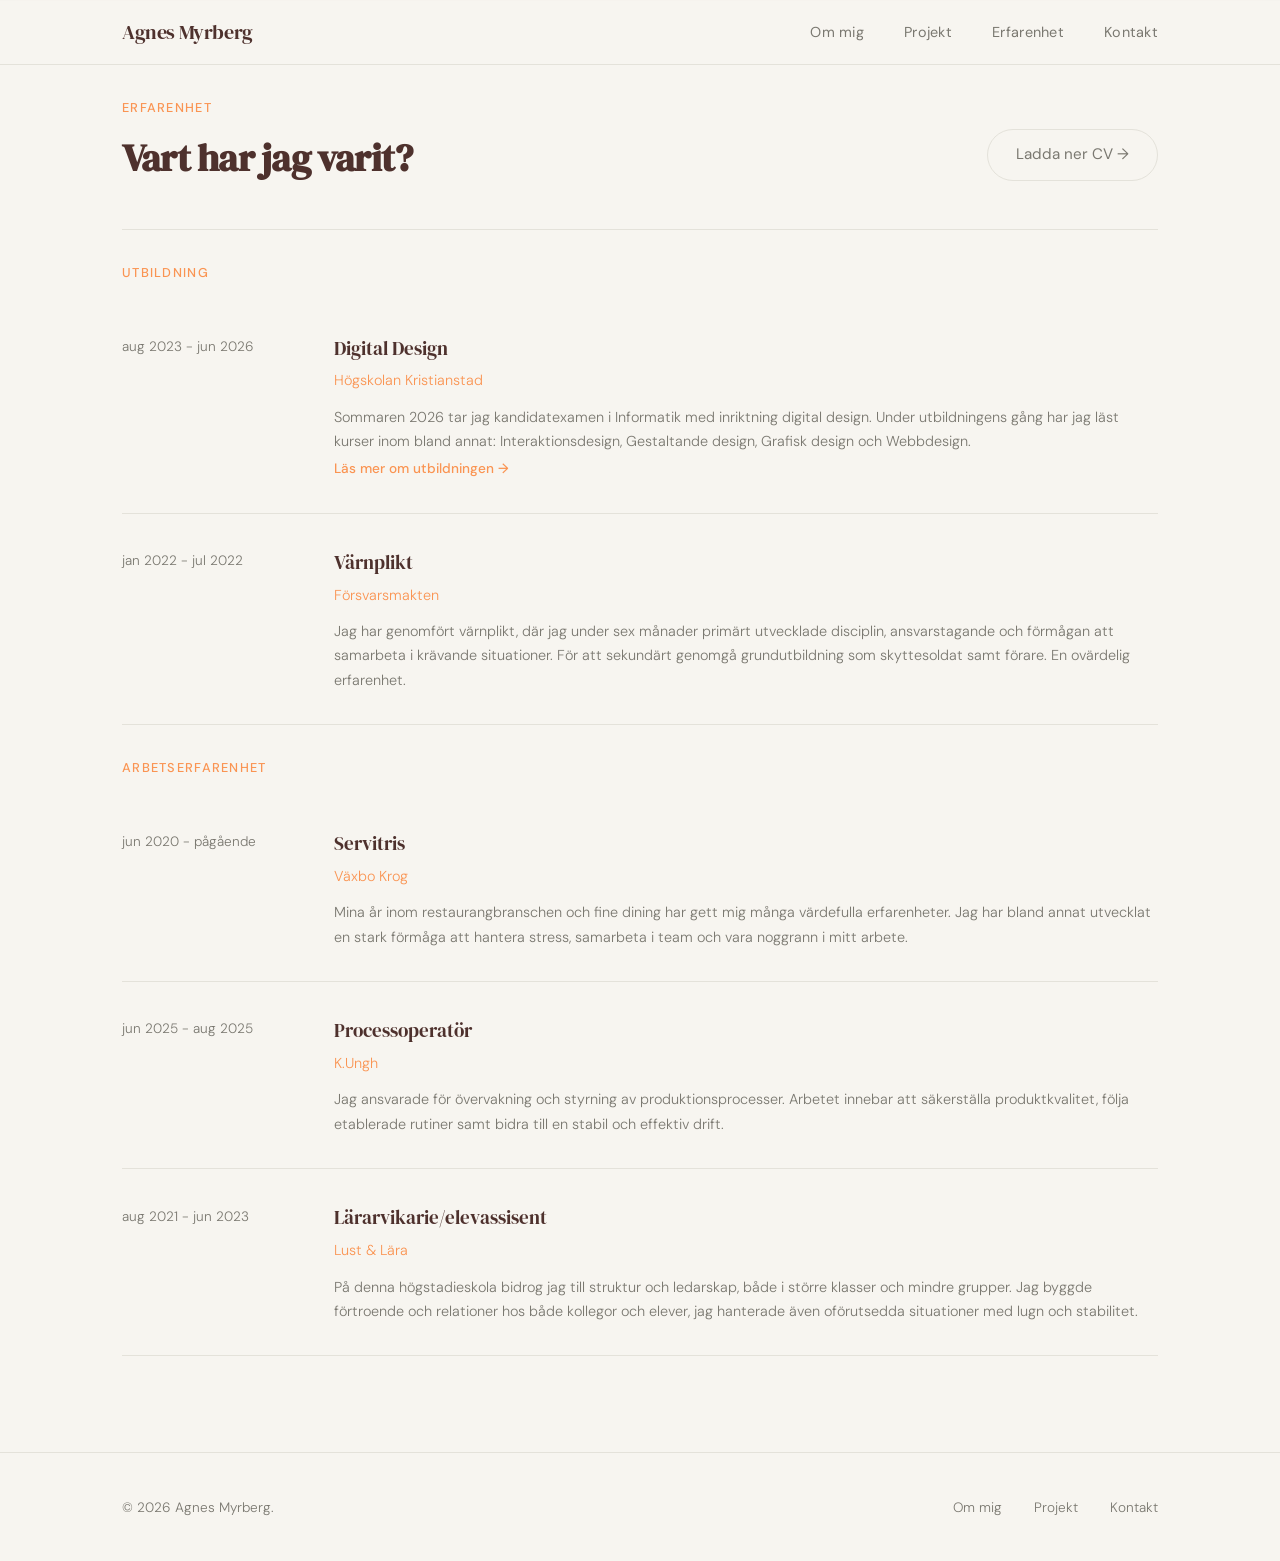
<file: erfarenhet.html>
<!DOCTYPE html>
<html lang="sv">
<head>
  <meta charset="UTF-8" />
  <meta name="viewport" content="width=device-width, initial-scale=1.0" />
  <title>Portfolio</title>
  <link rel="preconnect" href="https://fonts.googleapis.com" />
  <link rel="preconnect" href="https://fonts.gstatic.com" crossorigin />
  <link rel="stylesheet" href="css/style.css"> 
  <link href="https://fonts.googleapis.com/css2?family=DM+Serif+Display:ital@0;1&family=DM+Sans:ital,opsz,wght@0,9..40,300;0,9..40,400;0,9..40,500;1,9..40,300&display=swap" rel="stylesheet" />


  <!-- NAVIGATION -->
  <nav>
    <div class="container">
      <a href="index.html" class="nav-logo">Agnes Myrberg</a>
      <ul class="nav-links">
        <li><a href="ommig.html">Om mig</a></li>
        <li><a href="projekt.html">Projekt</a></li>
        <li><a href="erfarenhet.html">Erfarenhet</a></li>
        <li><a href="kontakt.html">Kontakt</a></li>
      </ul>
    </div>
  </nav>


<!-- CV / ERFARENHET -->
  <section id="cv">
    <div class="container">
      <div class="cv-header">
        <div>
          <p class="section-label">Erfarenhet</p>
          <h2>Vart har jag varit?</h2>
        </div>
        <!-- Länka till ditt CV som PDF om du vill -->
        <a href="images/CV.pdf" target="_blank" class="btn btn-outline">Ladda ner CV →</a>
      </div>

      <div class="cv-list">
        <div class="cv-item">
          <p class="section-label">Utbildning</p> <br>

          <span class="cv-period">aug 2023 - jun 2026</span>
          <div>
            <p class="cv-role">Digital Design</p>
            <p class="cv-company">Högskolan Kristianstad</p>
            <p class="cv-desc">Sommaren 2026 tar jag kandidatexamen i Informatik med inriktning digital design. Under utbildningens gång har jag 
              läst kurser inom bland annat: Interaktionsdesign, Gestaltande design, Grafisk design och Webbdesign.</p>
              <a href="https://www.hkr.se/program/digitaldesign/utbildningsplan/" target="_blank" class="card-link">Läs mer om utbildningen →</a>
          </div>
        </div>
        <div class="cv-item">
          <span class="cv-period">jan 2022 - jul 2022</span>
          <div>
            <p class="cv-role">Värnplikt</p>
            <p class="cv-company">Försvarsmakten</p>
            <p class="cv-desc">Jag har genomfört värnplikt, där jag under sex månader primärt utvecklade disciplin, ansvarstagande och förmågan att samarbeta i krävande situationer.
              För att sekundärt genomgå grundutbildning som skyttesoldat samt förare. En ovärdelig erfarenhet.
            </p>
          </div>
        </div>
        
        <div class="cv-item">
          <p class="section-label">Arbetserfarenhet</p> <br> 

         <span class="cv-period">jun 2020 - pågående</span>
          <div>
            <p class="cv-role">Servitris</p>
            <p class="cv-company">Växbo Krog</p>
            <p class="cv-desc">Mina år inom restaurangbranschen och fine dining har gett mig många 
              värdefulla erfarenheter. Jag har bland annat utvecklat en stark förmåga att hantera stress, samarbeta i team och vara noggrann i mitt arbete. </p>
          </div>
        </div>

        <div class="cv-item">
          <span class="cv-period">jun 2025 - aug 2025</span>
          <div>
            <p class="cv-role">Processoperatör</p>
            <p class="cv-company">K.Ungh</p>
            <p class="cv-desc">Jag ansvarade för övervakning och styrning av produktionsprocesser. 
              Arbetet innebar att säkerställa produktkvalitet, följa etablerade rutiner samt bidra till en stabil och effektiv drift.</p>
          </div>
        </div>

        <div class="cv-item">
          <span class="cv-period">aug 2021 - jun 2023</span>
          <div>
            <p class="cv-role">Lärarvikarie/elevassisent</p>
            <p class="cv-company">Lust & Lära</p>
            <p class="cv-desc">På denna högstadieskola bidrog jag till struktur och ledarskap, både i större klasser och mindre grupper. 
              Jag byggde förtroende och relationer hos både kollegor och elever, jag hanterade även oförutsedda situationer med lugn och stabilitet.</p>
          </div>
        </div>

      </div>
    </div>
  </section>

    <!-- FOOTER -->
  <footer>
    <div class="container">
      <p>© 2026 Agnes Myrberg.</p>
      <ul class="footer-links">
        <li><a href="ommig.html">Om mig</a></li>
        <li><a href="projekt.html">Projekt</a></li>
        <li><a href="kontakt.html">Kontakt</a></li>
      </ul>
    </div>
  </footer>

</body>
</html>
</file>
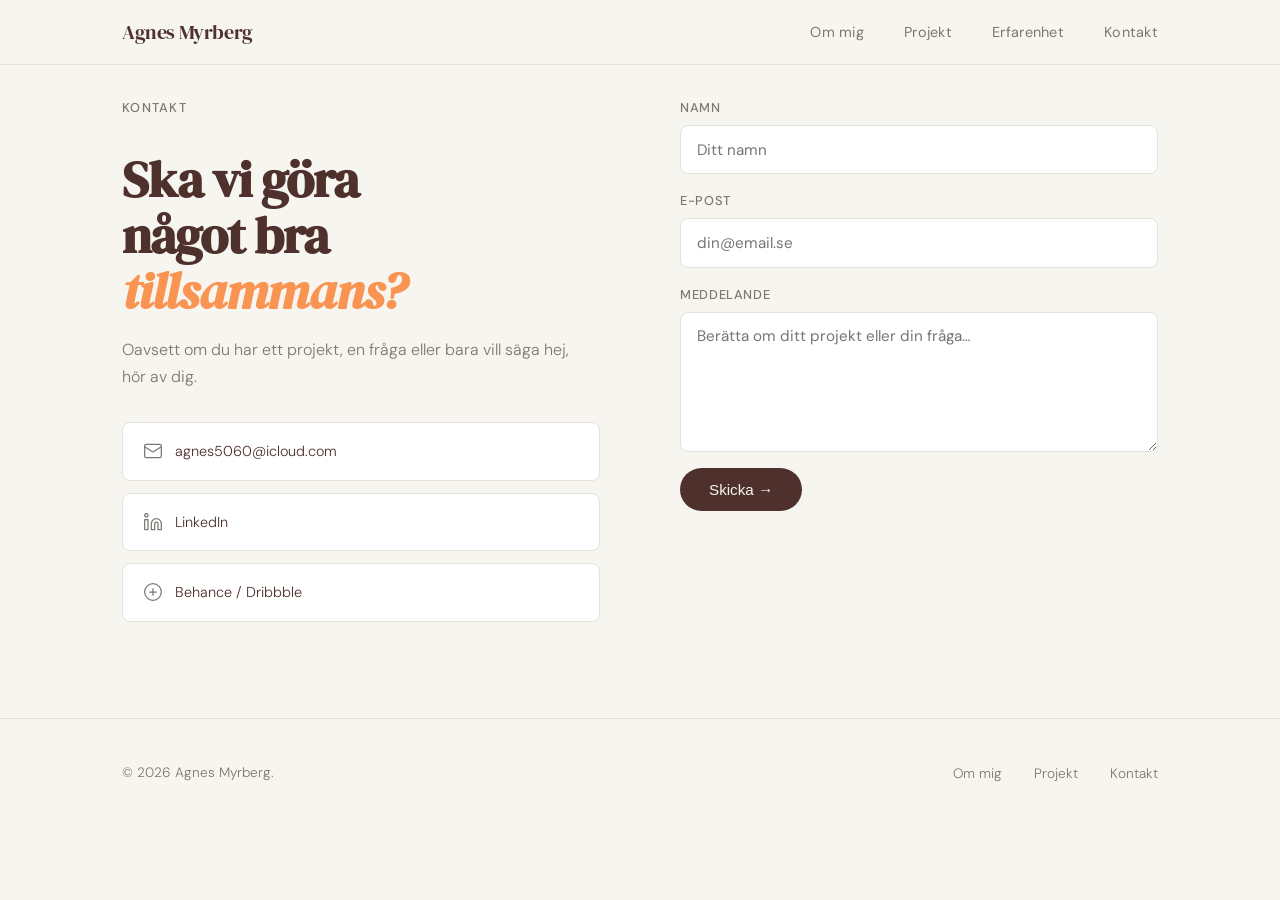
<file: kontakt.html>
<!DOCTYPE html>
<html lang="sv">
<head>
  <meta charset="UTF-8" />
  <meta name="viewport" content="width=device-width, initial-scale=1.0" />
  <title>Portfolio</title>
  <link rel="preconnect" href="https://fonts.googleapis.com" />
  <link rel="preconnect" href="https://fonts.gstatic.com" crossorigin />
  <link rel="stylesheet" href="css/style.css"> 
  <link href="https://fonts.googleapis.com/css2?family=DM+Serif+Display:ital@0;1&family=DM+Sans:ital,opsz,wght@0,9..40,300;0,9..40,400;0,9..40,500;1,9..40,300&display=swap" rel="stylesheet" />

 

  <!-- NAVIGATION -->
  <nav>
    <div class="container">
      <a href="index.html" class="nav-logo">Agnes Myrberg</a>
      <ul class="nav-links">
        <li><a href="ommig.html">Om mig</a></li>
        <li><a href="projekt.html">Projekt</a></li>
        <li><a href="erfarenhet.html">Erfarenhet</a></li>
        <li><a href="kontakt.html">Kontakt</a></li>
      </ul>
    </div>
  </nav>  
  
  <!-- KONTAKT -->
  <section id="kontakt">
    <div class="container">
      <div class="kontakt-inner">
        <div>
          <p class="section-label">Kontakt</p>
          <h2>Ska vi göra<br>något bra<br><em>tillsammans?</em></h2>
          <p>Oavsett om du har ett projekt, en fråga eller bara vill säga hej, <br> hör av dig.</p>

          <div class="contact-links">
            <a href="mailto:din@email.se" class="contact-link">
              <svg class="contact-link-icon" viewBox="0 0 24 24" fill="none" stroke="currentColor" stroke-width="1.5" stroke-linecap="round" stroke-linejoin="round">
                <rect width="20" height="16" x="2" y="4" rx="2"/><path d="m22 7-8.97 5.7a1.94 1.94 0 0 1-2.06 0L2 7"/>
              </svg>
              <span class="contact-link-label">agnes5060@icloud.com</span>
            </a>
            <a href="https://www.linkedin.com/in/agnesmyrberg/" target="_blank" rel="noopener" class="contact-link">
              <svg class="contact-link-icon" viewBox="0 0 24 24" fill="none" stroke="currentColor" stroke-width="1.5" stroke-linecap="round" stroke-linejoin="round">
                <path d="M16 8a6 6 0 0 1 6 6v7h-4v-7a2 2 0 0 0-2-2 2 2 0 0 0-2 2v7h-4v-7a6 6 0 0 1 6-6z"/><rect width="4" height="12" x="2" y="9"/><circle cx="4" cy="4" r="2"/>
              </svg>
              <span class="contact-link-label">LinkedIn</span>
            </a>
            <a href="https://behance.net" target="_blank" rel="noopener" class="contact-link">
              <svg class="contact-link-icon" viewBox="0 0 24 24" fill="none" stroke="currentColor" stroke-width="1.5" stroke-linecap="round" stroke-linejoin="round">
                <circle cx="12" cy="12" r="10"/><line x1="12" x2="12" y1="8" y2="16"/><line x1="8" x2="16" y1="12" y2="12"/>
              </svg>
              <span class="contact-link-label">Behance / Dribbble</span>
            </a>
          </div>
        </div>

        <!-- Enkelt kontaktformulär -->
        <div>
       
          <form class="contact-form" action="https://formspree.io/f/xlgoywad" method="POST" >
            <div class="form-group">
              <label for="name">Namn</label>
              <input type="text" id="name" name="name" placeholder="Ditt namn" />
            </div>
            <div class="form-group">
              <label for="email">E-post</label>
              <input type="email" id="email" name="email" placeholder="din@email.se" />
            </div>
            <div class="form-group">
              <label for="message">Meddelande</label>
              <textarea id="message" name="message" placeholder="Berätta om ditt projekt eller din fråga…"></textarea>
            </div>
            <button type="submit" class="btn btn-primary" style="align-self: flex-start;">Skicka →</button>
          </form>
        </div>
      </div>
    </div>
  </section>

  <!-- FOOTER -->
  <footer>
    <div class="container">
      <p>© 2026 Agnes Myrberg.</p>
      <ul class="footer-links">
        <li><a href="ommig.html">Om mig</a></li>
        <li><a href="projekt.html">Projekt</a></li>
        <li><a href="kontakt.html">Kontakt</a></li>
      </ul>
    </div>
  </footer>

</body>
</html>
</file>
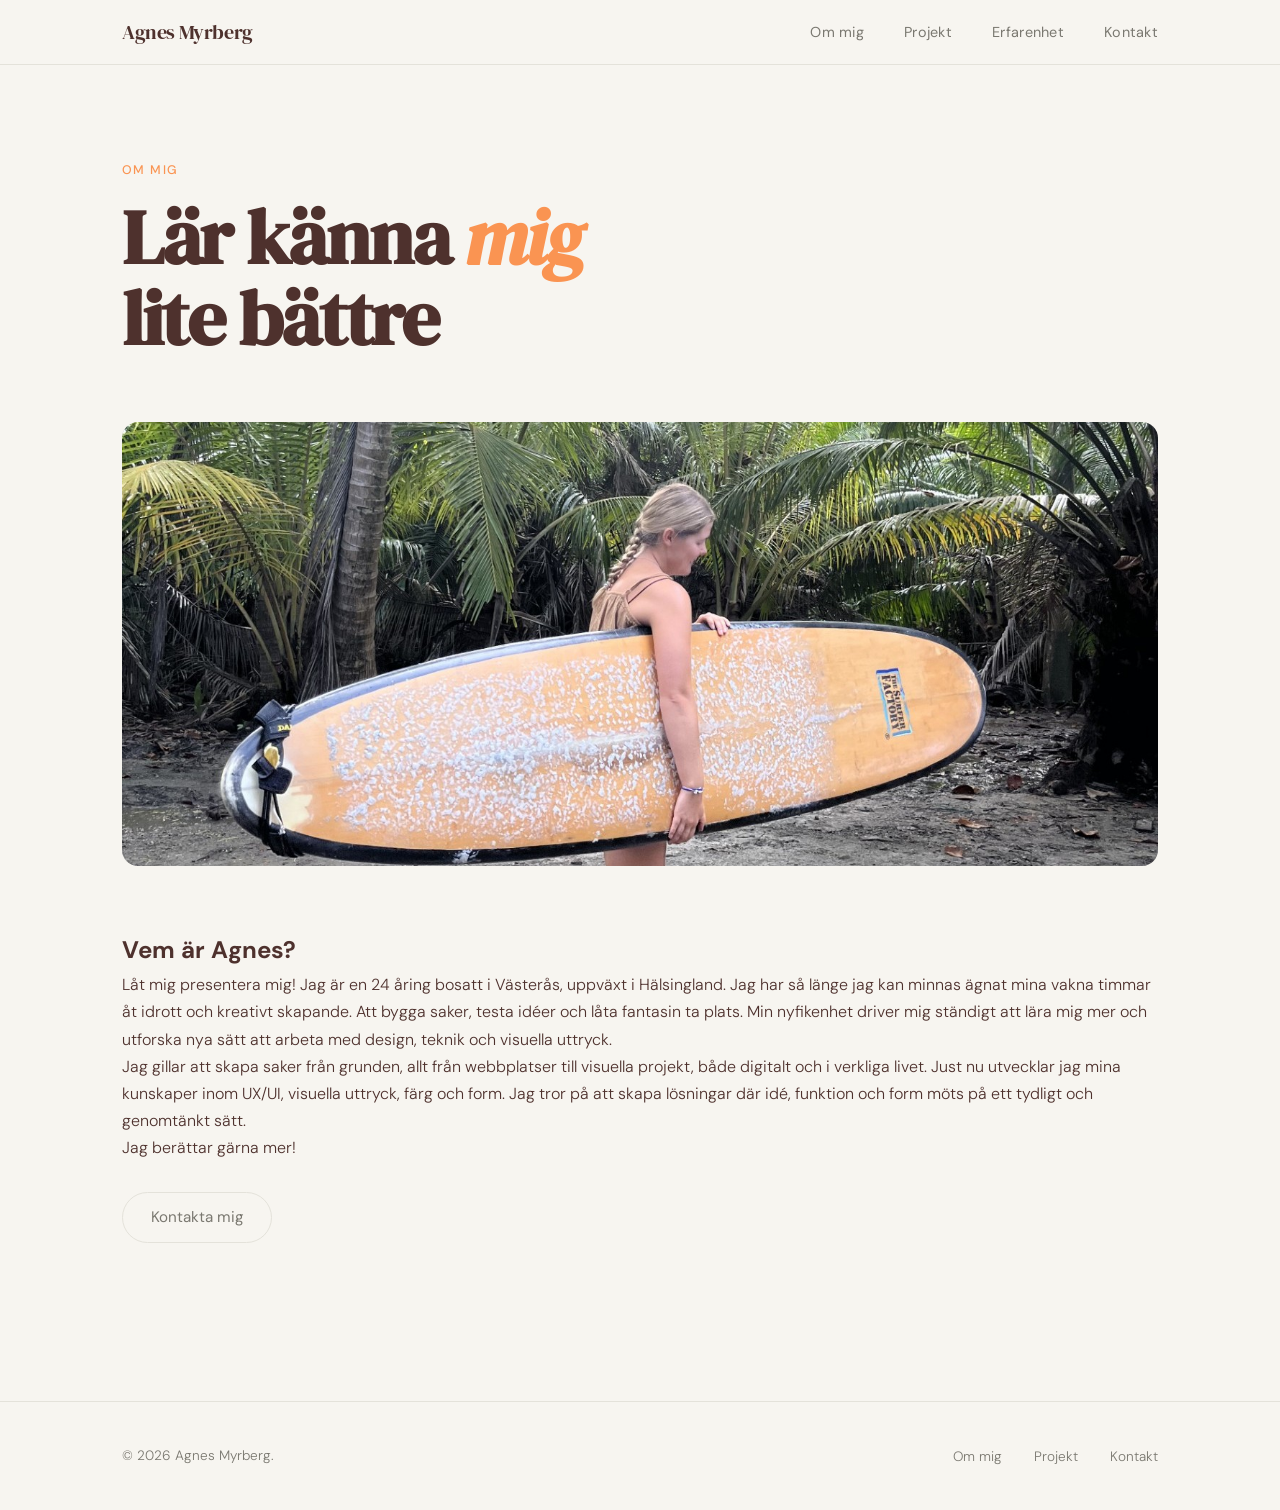
<file: ommig.html>
<!DOCTYPE html>
<html lang="sv">
<head>
  <meta charset="UTF-8" />
  <meta name="viewport" content="width=device-width, initial-scale=1.0" />
  <title>Portfolio</title>
  <link rel="preconnect" href="https://fonts.googleapis.com" />
  <link rel="preconnect" href="https://fonts.gstatic.com" crossorigin />
  <link rel="stylesheet" href="css/style.css"> 
  <link href="https://fonts.googleapis.com/css2?family=DM+Serif+Display:ital@0;1&family=DM+Sans:ital,opsz,wght@0,9..40,300;0,9..40,400;0,9..40,500;1,9..40,300&display=swap" rel="stylesheet" />

 

  <!-- NAVIGATION -->
  <nav>
    <div class="container">
      <a href="index.html" class="nav-logo">Agnes Myrberg</a>
      <ul class="nav-links">
        <li><a href="ommig.html">Om mig</a></li>
        <li><a href="projekt.html">Projekt</a></li>
        <li><a href="erfarenhet.html">Erfarenhet</a></li>
        <li><a href="kontakt.html">Kontakt</a></li>
      </ul>
    </div>
  </nav>  

  <main class="page">
    <div class="container">

      <p class="page-eyebrow">Om mig</p>
      <h1 class="page-title">Lär känna <em>mig</em><br>lite bättre</h1>

      <!-- Byt ut div mot <img src="din-bild.jpg" alt="..."> när du är redo -->
      <div class="main-image">
        <img src="images/surf.jpeg" alt="bild på mig">
      </div>

      <div class="text-block">
        <h2 class="text-block-label">Vem är Agnes?</h2>
        <div class="text-block-body">
          <p>
            Låt mig presentera mig! Jag är en 24 åring bosatt i Västerås, uppväxt i Hälsingland. Jag har så länge jag kan minnas 
            ägnat mina vakna timmar åt idrott och kreativt skapande. Att bygga saker, testa idéer och låta fantasin ta plats. 
            Min nyfikenhet driver mig ständigt att lära mig mer och utforska nya sätt att arbeta med design, teknik och visuella uttryck.
          </p>
          <p>
            Jag gillar att skapa saker från grunden, allt från webbplatser till visuella projekt, både digitalt och i verkliga livet.
            Just nu utvecklar jag mina kunskaper inom UX/UI, visuella uttryck, färg och form.
            Jag tror på att skapa lösningar där idé, funktion och form möts på ett tydligt och genomtänkt sätt.
          </p>
          <p> Jag berättar gärna mer!</p>
          
          <div class="buttonn">
          <a href="kontakt.html" class="btn btn-outline">Kontakta mig</a>
          </div>
        </div>
      </div>

    </div>
  </main>

  <footer>
    <div class="container">
      <p>© 2026 Agnes Myrberg.</p>
      <ul class="footer-links">
        <li><a href="ommig.html">Om mig</a></li>
        <li><a href="projekt.html">Projekt</a></li>
        <li><a href="kontakt.html">Kontakt</a></li>
      </ul>
    </div>
  </footer>

</body>
</html>
</file>
<file: css/style.css>
/* =====================
       VARIABLER — byt här för att ändra hela sidans utseende
    ===================== */
    :root {
        --bg:          #F7F5F0;       /* sidans bakgrundsfärg */
        --surface:     #FFFFFF;       /* kortbakgrund */
        --text:        #4E312D;       /* primär textfärg */
        --muted:       #7A7870;       /* sekundär/lättare text */
        --accent:      #FA9452;       /* accentfärg — byt till din profilfärg */
        --accent-soft: #F5EBE3;       /* mjuk version av accent */
        --border:      #E4E2DA;       /* kantlinjer */
        --radius:      16px;
        --radius-sm:   8px;
        --font-display: 'DM Serif Display', Georgia, serif;
        --font-body:    'DM Sans', system-ui, sans-serif;
      }
   
      /* =====================
         RESET & BAS
      ===================== */
      *, *::before, *::after { box-sizing: border-box; margin: 0; padding: 0; }
      html { scroll-behavior: smooth; }
   
      body {
        background-color: var(--bg);
        color: var(--text);
        font-family: var(--font-body);
        font-size: 16px;
        line-height: 1.7;
        font-weight: 300;
      }
   
      a {
        color: inherit;
        text-decoration: none;
      }
   
      img {
        display: block;
        width: 100%;
        height: 100%;
        object-fit: cover;
      }
   
      /* =====================
         LAYOUT
      ===================== */
      .container {
        max-width: 1100px;
        margin: 0 auto;
        padding: 0 2rem;
      }
   
      section {
        padding: 6rem 0;
      }
   
      /* =====================
         NAVIGATION
      ===================== */
      nav {
        position: fixed;
        top: 0;
        left: 0;
        right: 0;
        z-index: 100;
        backdrop-filter: blur(12px);
        -webkit-backdrop-filter: blur(12px);
        background: rgba(247, 245, 240, 0.85);
        border-bottom: 1px solid var(--border);
      }
   
      nav .container {
        display: flex;
        align-items: center;
        justify-content: space-between;
        height: 64px;
      }
   
      .nav-logo {
        font-family: var(--font-display);
        font-size: 1.25rem;
        letter-spacing: -0.02em;
      }
   
      .nav-links {
        display: flex;
        gap: 2.5rem;
        list-style: none;
      }
   
      .nav-links a {
        font-size: 0.9rem;
        font-weight: 400;
        color: var(--muted);
        transition: color 0.2s;
        letter-spacing: 0.02em;
      }
   
      .nav-links a:hover {
        color: var(--text);
      }
   /* göm checkbox */
#menu-toggle {
  display: none;
}

/* hamburger ikon */
.hamburger {
  display: none;
  flex-direction: column;
  gap: 5px;
  cursor: pointer;
}

.hamburger span {
  width: 26px;
  height: 2px;
  background: var(--text);
  transition: 0.3s;
}

@media (max-width: 768px) {

  /* visa hamburgare */
  .hamburger {
    display: flex;
  }

  /* göm vanliga menyn */
  .nav-links {
    position: absolute;
    top: 64px;
    right: 0;
    width: 100%;
    flex-direction: column;
    background: rgba(247, 245, 240, 0.95);
    backdrop-filter: blur(12px);
    padding: 2rem;
    gap: 1.5rem;

    display: none; /* viktig */
    text-align: center;
  }

  /* visa meny när checkbox är iklickad */
  #menu-toggle:checked ~ .nav-links {
    display: flex;
  }
}
      /* =====================
         HERO
      ===================== */
      #hero {
        padding-top: 10rem;
        padding-bottom: 6rem;
        min-height: 100vh;
        display: flex;
        align-items: center;
      }

            #hero-projects {
        padding-top: 10rem;
        padding-bottom: 6rem;
        display: flex;
        align-items: center;
      }
   
      .hero-inner {
        display: grid;
        grid-template-columns: 1fr 1fr;
        gap: 4rem;
        align-items: center;
      }
   
      .hero-text .tag {
        display: inline-block;
        background: var(--accent-soft);
        color: var(--accent);
        font-size: 0.8rem;
        font-weight: 500;
        letter-spacing: 0.08em;
        text-transform: uppercase;
        padding: 0.35rem 0.9rem;
        border-radius: 100px;
        margin-bottom: 1.5rem;
      }
   
      .hero-text h1 {
        font-family: var(--font-display);
        font-size: clamp(2.5rem, 5vw, 4rem);
        line-height: 1.1;
        letter-spacing: -0.02em;
        margin-bottom: 1.5rem;
      }
   
      .hero-text h1 em {
        font-style: italic;
        color: var(--accent);
      }
   
      .hero-text p {
        font-size: 1.1rem;
        color: var(--muted);
        max-width: 38ch;
        margin-bottom: 2.5rem;
      }
   
      .hero-actions {
        display: flex;
        gap: 1rem;
        flex-wrap: wrap;
      }
   
      .btn {
        display: inline-flex;
        align-items: center;
        gap: 0.5rem;
        padding: 0.75rem 1.75rem;
        border-radius: 100px;
        font-size: 0.95rem;
        font-weight: 400;
        cursor: pointer;
        transition: all 0.2s;
        border: 1.5px solid transparent;
      }
   
      .btn-primary {
        background: var(--text);
        color: var(--bg);
      }
   
      .btn-primary:hover {
        background: var(--accent);
      }
   
      .btn-outline {
        border-color: var(--border);
        color: var(--muted);
        background: transparent;
      }
   
      .btn-outline:hover {
        border-color: var(--text);
        color: var(--text);
      }
   
      /* Platshållaryta för profilbild */
      .hero-image {
        aspect-ratio: 4 / 5;
        background: var(--border);
        border-radius: var(--radius);
        overflow: hidden;
        position: relative;
      }
   
      .hero-image::after {
        position: absolute;
        inset: 0;
        display: flex;
        align-items: center;
        justify-content: center;
        font-size: 0.85rem;
        color: var(--muted);
        font-style: italic;
      }

      .card-image video {
  width: 100%;
  height: 100%;
  object-fit: cover;
}
   
      /* =====================
         OM MIG
      ===================== */
      #om-mig {
        border-top: 1px solid var(--border);
      }
   
      .section-label {
        font-size: 0.8rem;
        font-weight: 500;
        letter-spacing: 0.1em;
        text-transform: uppercase;
        color: var(--accent);
        margin-bottom: 1rem;
      }
   
      .om-mig-grid {
        display: grid;
        grid-template-columns: 1fr 1fr;
        gap: 5rem;
        align-items: start;
      }
   
      .om-mig-grid h2 {
        font-family: var(--font-display);
        font-size: clamp(1.8rem, 3vw, 2.8rem);
        line-height: 1.2;
        letter-spacing: -0.02em;
        margin-bottom: 1.5rem;
      }
   
      .om-mig-grid p {
        color: var(--muted);
        margin-bottom: 1rem;
      }
   
      .skills-list {
        display: flex;
        flex-wrap: wrap;
        gap: 0.5rem;
        margin-top: 2rem;
      }
   
      .skill-tag {
        padding: 0.4rem 1rem;
        border: 1px solid var(--border);
        border-radius: 100px;
        font-size: 0.85rem;
        color: var(--muted);
        transition: all 0.2s;
      }
   
      .skill-tag:hover {
        border-color: var(--accent);
        color: var(--accent);
      }
   
      /* =====================
         PROJEKT
      ===================== */
      #projekt {
        border-top: 1px solid var(--border);
      }
   
      .projekt-header {
        display: flex;
        justify-content: space-between;
        align-items: flex-end;
        margin-bottom: 3rem;
      }
   
      .projekt-header h2 {
        font-family: var(--font-display);
        font-size: clamp(1.8rem, 3vw, 2.8rem);
        line-height: 1.2;
        letter-spacing: -0.02em;
      }
   
      .projekt-grid {
        display: grid;
        grid-template-columns: repeat(12, 1fr);
        gap: 1.5rem;
      }
   
      /* Stort kort */
      .card-large {
        grid-column: span 7;
      }
   
      /* Litet kort */
      .card-small {
        grid-column: span 5;
      }
   
      /* Tredje kortet tar hela raden */
      .card-full {
        grid-column: span 12;
      }
   
      .project-card {
        background: var(--surface);
        border: 1px solid var(--border);
        border-radius: var(--radius);
        overflow: hidden;
        transition: transform 0.3s ease, box-shadow 0.3s ease;
        cursor: pointer;
      }
   
      .project-card:hover {
        transform: translateY(-4px);
        box-shadow: 0 16px 48px rgba(0,0,0,0.07);
      }



   
      /* Platshållaryta för projektbild */
      .card-image {
        background: var(--bg);
        width: 100%;
        aspect-ratio: 16 / 9;
        position: relative;
      }
   
      .card-image::after {
        position: absolute;
        inset: 0;
        display: flex;
        align-items: center;
        justify-content: center;
        font-size: 0.85rem;
        color: var(--muted);
        font-style: italic;
      }
   
      .card-body {
        padding: 1.5rem;
      }
   
      .card-category {
        font-size: 0.75rem;
        font-weight: 500;
        letter-spacing: 0.08em;
        text-transform: uppercase;
        color: var(--accent);
        margin-bottom: 0.5rem;
      }
   
      .card-title {
        font-family: var(--font-display);
        font-size: 1.4rem;
        line-height: 1.2;
        margin-bottom: 0.75rem;
      }
   
      .card-desc {
        font-size: 0.9rem;
        color: var(--muted);
        margin-bottom: 1.25rem;
      }
   
      .card-link {
        font-size: 0.85rem;
        font-weight: 500;
        color: var(--accent);
        display: inline-flex;
        align-items: center;
        gap: 0.3rem;
        transition: gap 0.2s;
      }
   
      .card-link:hover {
        gap: 0.6rem;
      }
   
      /* =====================
         CV / ERFARENHET
      ===================== */
      #cv {
        border-top: 1px solid var(--border);
      }
   
      .cv-header {
        display: flex;
        justify-content: space-between;
        align-items: flex-end;
        margin-bottom: 3rem;
      }
   
      .cv-header h2 {
        font-family: var(--font-display);
        font-size: clamp(1.8rem, 3vw, 2.8rem);
        line-height: 1.2;
        letter-spacing: -0.02em;
      }
   
      .cv-list {
        display: flex;
        flex-direction: column;
      }
   
      .cv-item {
        display: grid;
        grid-template-columns: 180px 1fr;
        gap: 2rem;
        padding: 2rem 0;
        border-top: 1px solid var(--border);
      }
   
      .cv-item:last-child {
        border-bottom: 1px solid var(--border);
      }
   
      .cv-period {
        font-size: 0.85rem;
        color: var(--muted);
        padding-top: 0.2rem;
      }
   
      .cv-role {
        font-family: var(--font-display);
        font-size: 1.2rem;
        margin-bottom: 0.25rem;
      }
   
      .cv-company {
        font-size: 0.9rem;
        color: var(--accent);
        margin-bottom: 0.75rem;
      }
   
      .cv-desc {
        font-size: 0.9rem;
        color: var(--muted);
      }
   
      /* =====================
         KONTAKT
      ===================== */
      #kontakt {
        border-top: 1px solid var(--border);
      }
   
      .kontakt-inner {
        display: grid;
        grid-template-columns: 1fr 1fr;
        gap: 5rem;
        align-items: start;
      }
   
      .kontakt-inner h2 {
        font-family: var(--font-display);
        font-size: clamp(2rem, 4vw, 3.2rem);
        line-height: 1.1;
        letter-spacing: -0.02em;
        margin-bottom: 1rem;
      }
   
      .kontakt-inner h2 em {
        font-style: italic;
        color: var(--accent);
      }
   
      .kontakt-inner > div > p {
        color: var(--muted);
        margin-bottom: 2rem;
      }
   
      .contact-links {
        display: flex;
        flex-direction: column;
        gap: 0.75rem;
      }
   
      .contact-link {
        display: flex;
        align-items: center;
        gap: 0.75rem;
        padding: 1rem 1.25rem;
        background: var(--surface);
        border: 1px solid var(--border);
        border-radius: var(--radius-sm);
        transition: all 0.2s;
      }
   
      .contact-link:hover {
        border-color: var(--accent);
        color: var(--accent);
      }
   
      .contact-link-icon {
        width: 20px;
        height: 20px;
        flex-shrink: 0;
        color: var(--muted);
      }
   
      .contact-link:hover .contact-link-icon {
        color: var(--accent);
      }
   
      .contact-link-label {
        font-size: 0.9rem;
      }
   
      /* Kontaktformulär */
      .contact-form {
        display: flex;
        flex-direction: column;
        gap: 1rem;
      }
   
      .form-group {
        display: flex;
        flex-direction: column;
        gap: 0.4rem;
      }
   
      .form-group label {
        font-size: 0.8rem;
        font-weight: 500;
        letter-spacing: 0.05em;
        text-transform: uppercase;
        color: var(--muted);
      }
   
      .form-group input,
      .form-group textarea {
        padding: 0.85rem 1rem;
        background: var(--surface);
        border: 1px solid var(--border);
        border-radius: var(--radius-sm);
        font-family: var(--font-body);
        font-size: 0.95rem;
        color: var(--text);
        transition: border-color 0.2s;
        outline: none;
        resize: vertical;
      }
   
      .form-group input:focus,
      .form-group textarea:focus {
        border-color: var(--accent);
      }
   
      .form-group textarea {
        min-height: 140px;
      }
   
      /* =====================
         FOOTER
      ===================== */
      footer {
        border-top: 1px solid var(--border);
        padding: 2.5rem 0;
      }
   
      footer .container {
        display: flex;
        justify-content: space-between;
        align-items: center;
      }
   
      footer p {
        font-size: 0.85rem;
        color: var(--muted);
      }
   
      footer .footer-links {
        display: flex;
        gap: 2rem;
        list-style: none;
      }
   
      footer .footer-links a {
        font-size: 0.85rem;
        color: var(--muted);
        transition: color 0.2s;
      }
   
      footer .footer-links a:hover {
        color: var(--text);
      }
   
      /* =====================
         RESPONSIVITET
      ===================== */
      @media (max-width: 768px) {
        nav .container { padding: 0 1.25rem; }
        .container { padding: 0 1.25rem; }
        section { padding: 4rem 0; }
   
        .hero-inner        { grid-template-columns: 1fr; }
        .hero-image        { aspect-ratio: 3 / 2; order: -1; }
        .om-mig-grid       { grid-template-columns: 1fr; gap: 2rem; }
        .kontakt-inner     { grid-template-columns: 1fr; gap: 3rem; }
        .cv-item           { grid-template-columns: 1fr; gap: 0.5rem; }
   
        .card-large,
        .card-small,
        .card-full         { grid-column: span 12; }
   
        .projekt-header,
        .cv-header         { flex-direction: column; align-items: flex-start; gap: 1rem; }
   
        footer .container  { flex-direction: column; gap: 1rem; text-align: center; }
      }

/*overlay på projekt*/ 

     .lightbox {
  position: fixed;
  inset: 0;
  background: rgba(0, 0, 0, 0.85);

  display: flex;
  justify-content: center;
  align-items: center;

  opacity: 0;
  pointer-events: none;

  transition: opacity 0.25s ease;
  z-index: 9999;
  padding: 40px;
}

/* när aktiv */
.lightbox:target {
  opacity: 1;
  pointer-events: auto;
}

/* bilden i overlay (hela bilden visas) */
.lightbox img {
  max-width: 90vw;
  max-height: 90vh;

  width: auto;
  height: auto;

  object-fit: contain;        /* VIKTIGT: ingen crop här */

  border-radius: 10px;
  box-shadow: 0 10px 40px rgba(0,0,0,0.4);
}

/* klick-område för att stänga */
.lightbox-close {
  position: absolute;
  inset: 0;
  cursor: default;
}

/* om mig sidan*/ 
    img {
      display: block;
      width: 100%;
      height: 100%;
      object-fit: cover;
    }

   
    /* LAYOUT */
    .container {
      max-width: 1100px;
      margin: 0 auto;
      padding: 0 2rem;
    }

    /* SIDA */
    .page {
      padding-top: 10rem;
      padding-bottom: 8rem;
    }

    /* RUBRIK */
    .page-eyebrow {
      font-size: 0.78rem;
      font-weight: 500;
      letter-spacing: 0.12em;
      text-transform: uppercase;
      color: var(--accent);
      margin-bottom: 1rem;
    }

    .page-title {
      font-family: var(--font-display);
      font-size: clamp(3rem, 6vw, 5rem);
      line-height: 1.05;
      letter-spacing: -0.03em;
      margin-bottom: 4rem;
    }

    .page-title em {
      font-style: italic;
      color: var(--accent);
    }

    /* BILD */
    .main-image {
      width: 100%;
      aspect-ratio: 21 / 9;
      background: var(--border);
      border-radius: var(--radius);
      overflow: hidden;
      position: relative;
      margin-bottom: 4rem;
    }

    /* Ta bort ::after när du lägger till en riktig bild */
    .main-image::after {
      position: absolute;
      inset: 0;
      display: flex;
      align-items: center;
      justify-content: center;
      font-size: 0.9rem;
      color: var(--muted);
      font-style: italic;
    }


    /* RESPONSIVITET */
    @media (max-width: 768px) {
      .container { padding: 0 1.25rem; }
      .main-image { aspect-ratio: 4 / 3; }
      .text-block { grid-template-columns: 1fr; gap: 1.5rem; }
      footer .container { flex-direction: column; gap: 1rem; text-align: center; }
    }

    .buttonn {
      margin: 30px 0;
    }
</file>
